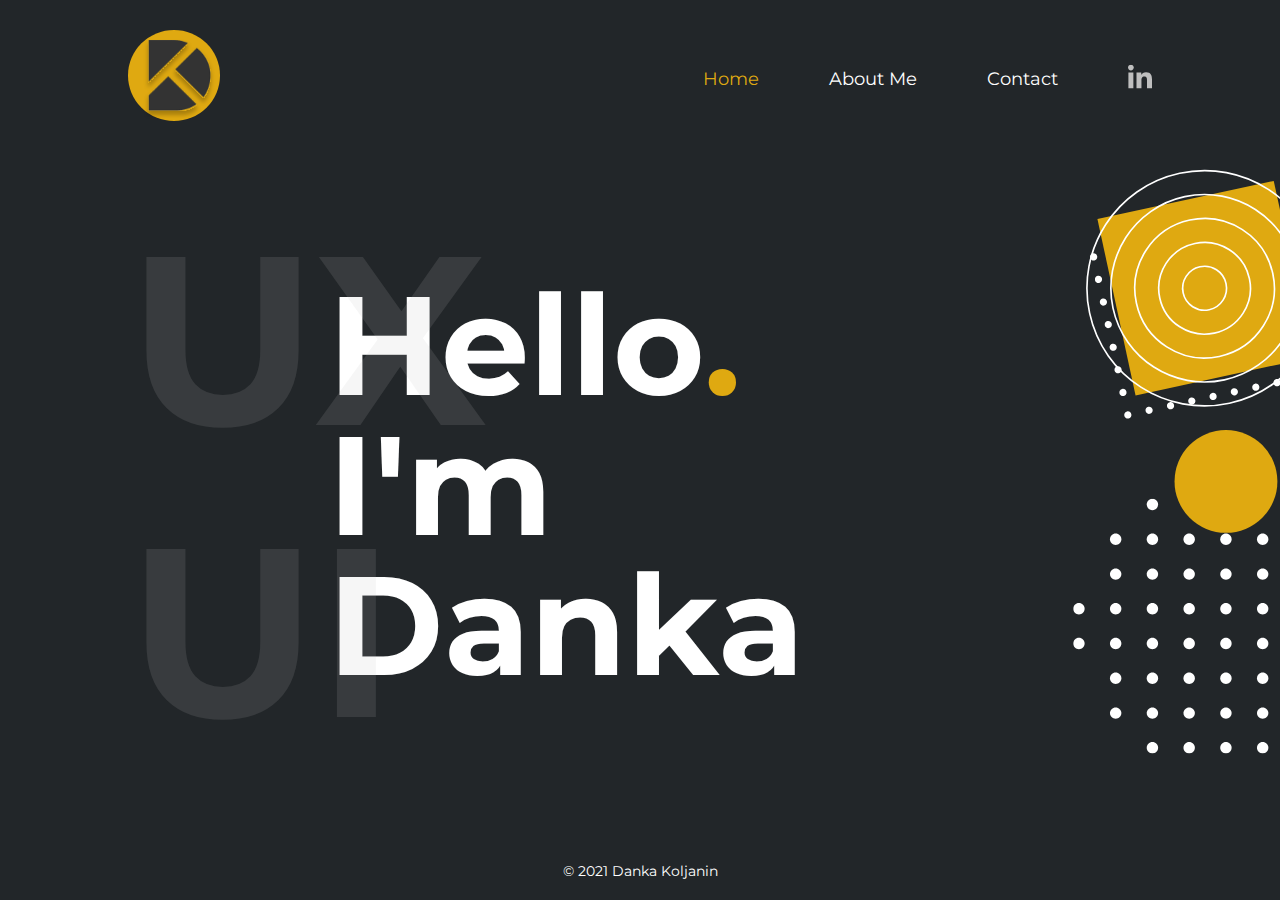
<file: index.html>
<!DOCTYPE html>
<html lang="en">
    <head>
        <meta charset="UTF-8" />
        <meta http-equiv="X-UA-Compatible" content="IE=edge" />
        <meta name="viewport" content="width=device-width, initial-scale=1.0" />
        <link rel="icon" href="./assets//logo.svg" type="image/gif" sizes="16x16">

        <!-- Font -->
        <link
            href="https://fonts.googleapis.com/css2?family=Montserrat:wght@400;500;800&display=swap"
            rel="stylesheet"
        />

        <link rel="stylesheet" href="./main.css" />
        <title>Home | Welcome</title>
    </head>
    <body>
        <div class="hero">
            <!-- Header -->
            <div class="header container">
                <!-- Logo -->
                <a href="./"
                    ><img src="./assets/logo.svg" alt="logo" class="logo"
                /></a>

                <div class="menu">
                    <a class="active-menu" href="./">Home</a>
                    <a href="./about-me.html">About Me</a>
                    <a href="./contact.html">Contact</a>
                    <a href="https://www.linkedin.com/in/danka-koljanin-3a6b941a5/" target="_blank">
                        <img src="./assets/linkedin.svg" alt="linkedin" />
                    </a>
                </div>
            </div>

            <!-- Hero Content -->
            <div class="hero-content container">
                <div class="jumbo-title">
                    <div class="title">
                        <h1>
                            Hello<span class="orange">.</span
                            ><br />I'm<br />Danka
                        </h1>
                        <div class="bg-text">
                            <span>UX<br />UI</span>
                        </div>
                    </div>
                </div>
            </div>

            <!-- Footer -->
            <div class="footer">© 2021 Danka Koljanin</div>

            <!-- Shape -->
            <img
                class="home-shape"
                src="./assets/home-shapes.svg"
                alt="shape"
            />
        </div>
    </body>
</html>
</file>
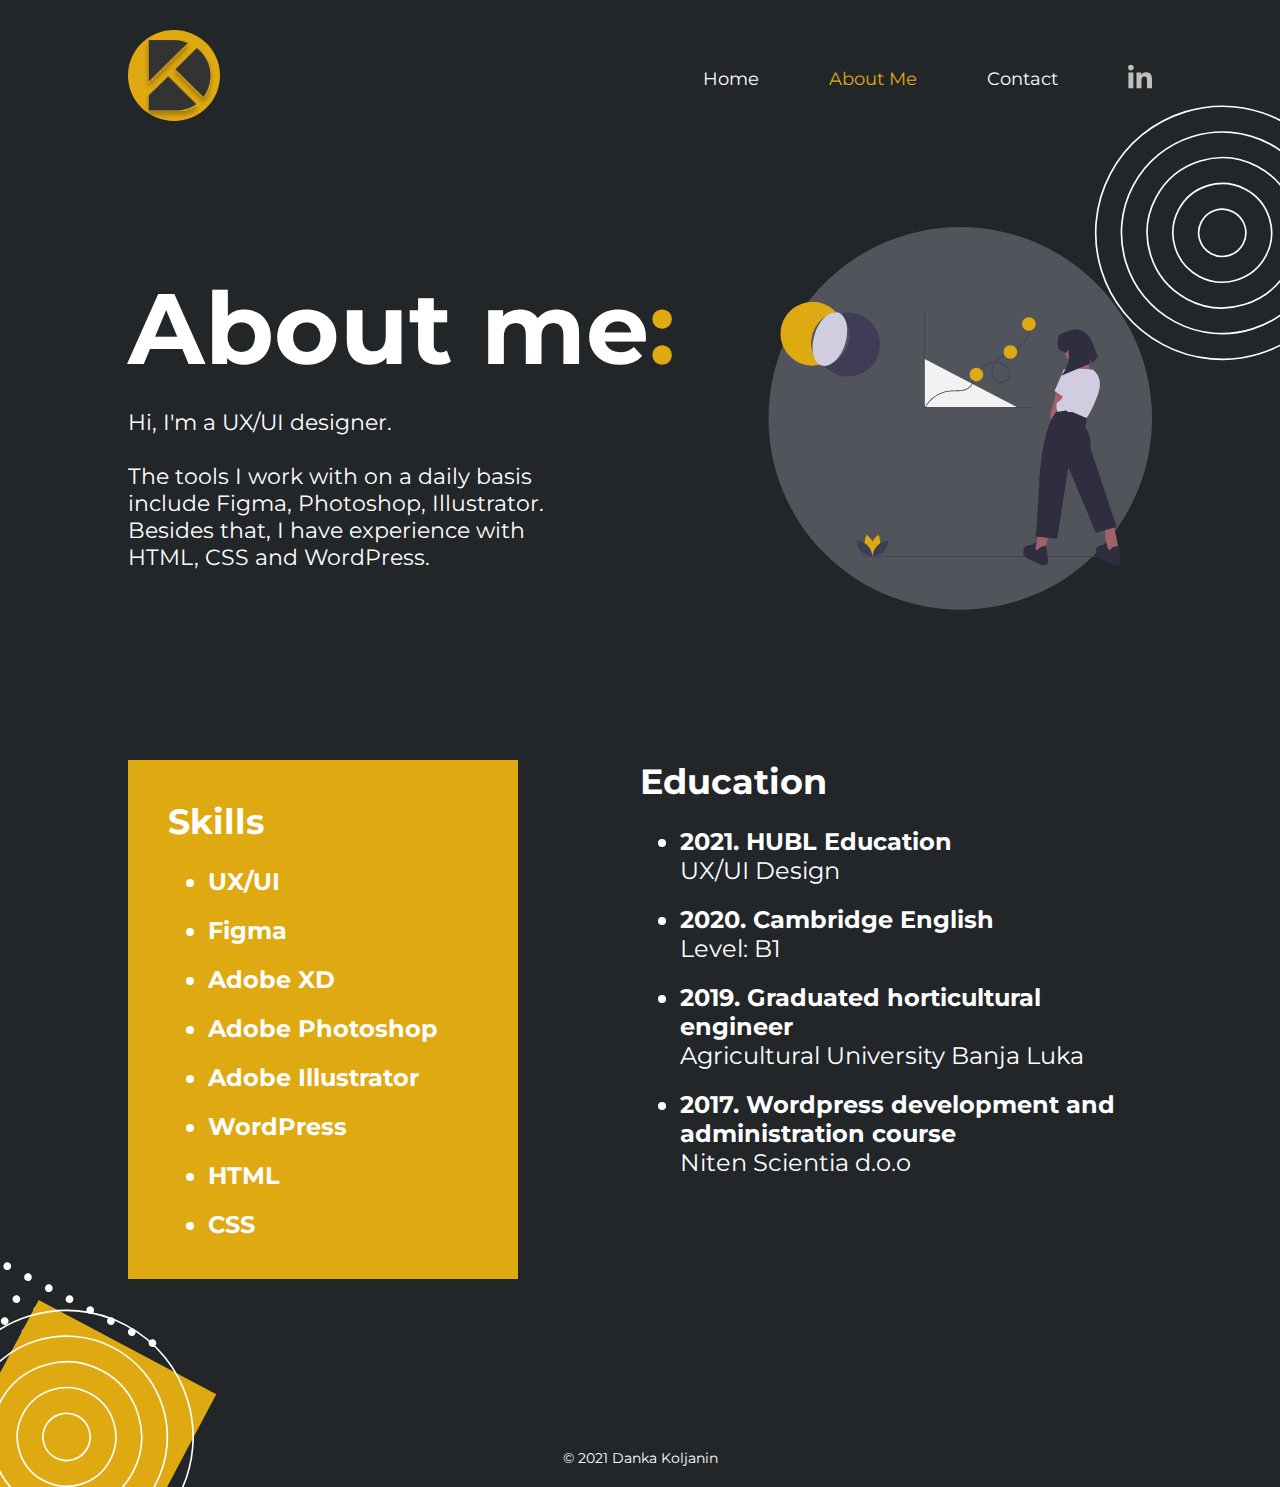
<file: about-me.html>
<!DOCTYPE html>
<html lang="en">
    <head>
        <meta charset="UTF-8" />
        <meta http-equiv="X-UA-Compatible" content="IE=edge" />
        <meta name="viewport" content="width=device-width, initial-scale=1.0" />
        <link
            rel="icon"
            href="./assets//logo.svg"
            type="image/gif"
            sizes="16x16"
        />
        <!-- Font -->
        <link
            href="https://fonts.googleapis.com/css2?family=Montserrat:wght@400;500;800&display=swap"
            rel="stylesheet"
        />

        <link rel="stylesheet" href="./main.css" />
        <title>About Me</title>
    </head>
    <body>
        <div class="about-me">
            <!-- Header -->
            <div class="header container">
                <!-- Logo -->
                <a href="./"
                    ><img src="./assets/logo.svg" alt="logo" class="logo"
                /></a>

                <div class="menu">
                    <a href="./">Home</a>
                    <a class="active-menu" href="./about-me.html">About Me</a>
                    <a href="./contact.html">Contact</a>
                    <a
                        href="https://www.linkedin.com/in/danka-koljanin-3a6b941a5/"
                        target="_blank"
                    >
                        <img src="./assets/linkedin.svg" alt="linkedin" />
                    </a>
                </div>
            </div>

            <!-- About me -->
            <div class="main-content container mb-150">
                <div class="left">
                    <h1 class="main-title">
                        About me<span class="orange">:</span>
                    </h1>
                    <div class="content">
                        Hi, I'm a UX/UI designer.
                        <br />
                        <br />
                        The tools I work with on a daily basis include Figma,
                        Photoshop, Illustrator. Besides that, I have
                        experience with HTML, CSS and WordPress.
                    </div>
                </div>

                <div class="right">
                    <img
                        class="shape"
                        src="./assets/about_me_shape2.svg"
                        alt="shape"
                    />
                </div>
            </div>

            <div class="skills-education container mb-150">
                <div class="w-50">
                    <div class="skills">
                        <h4>Skills</h4>
                        <ul class="list">
                            <li>UX/UI</li>
                            <li>Figma</li>
                            <li>Adobe XD</li>
                            <li>Adobe Photoshop</li>
                            <li>Adobe Illustrator</li>
                            <li>WordPress</li>
                            <li>HTML</li>
                            <li>CSS</li>
                        </ul>
                    </div>
                </div>

                <div class="w-50">
                    <div class="education">
                        <h4>Education</h4>
                        <ul class="list">
                            <li>
                                2021. HUBL Education<br />
                                <span class="font-weight-400"
                                    >UX/UI Design</span
                                >
                            </li>
                            <li>
                                2020. Cambridge English<br />
                                <span class="font-weight-400">Level: B1</span>
                            </li>
                            <li>
                                2019. Graduated horticultural engineer<br />
                                <span class="font-weight-400"
                                    >Agricultural University Banja Luka</span
                                >
                            </li>
                            <li>
                                2017. Wordpress development and administration
                                course<br />
                                <span class="font-weight-400"
                                    >Niten Scientia d.o.o</span
                                >
                            </li>
                        </ul>
                    </div>
                </div>
            </div>

            <!-- Footer -->
            <div class="footer">© 2021 Danka Koljanin</div>

            <!-- Shapes -->
            <img
                class="shape_3"
                src="./assets/about_me_shape3.svg"
                alt="shape"
            />
            <img
                class="shape_5"
                src="./assets/about_me_shape5.svg"
                alt="shape"
            />
            <!-- <img class="shape_4" src="./assets/about_me_shape4.svg" alt="shape"> -->
        </div>
    </body>
</html>
</file>
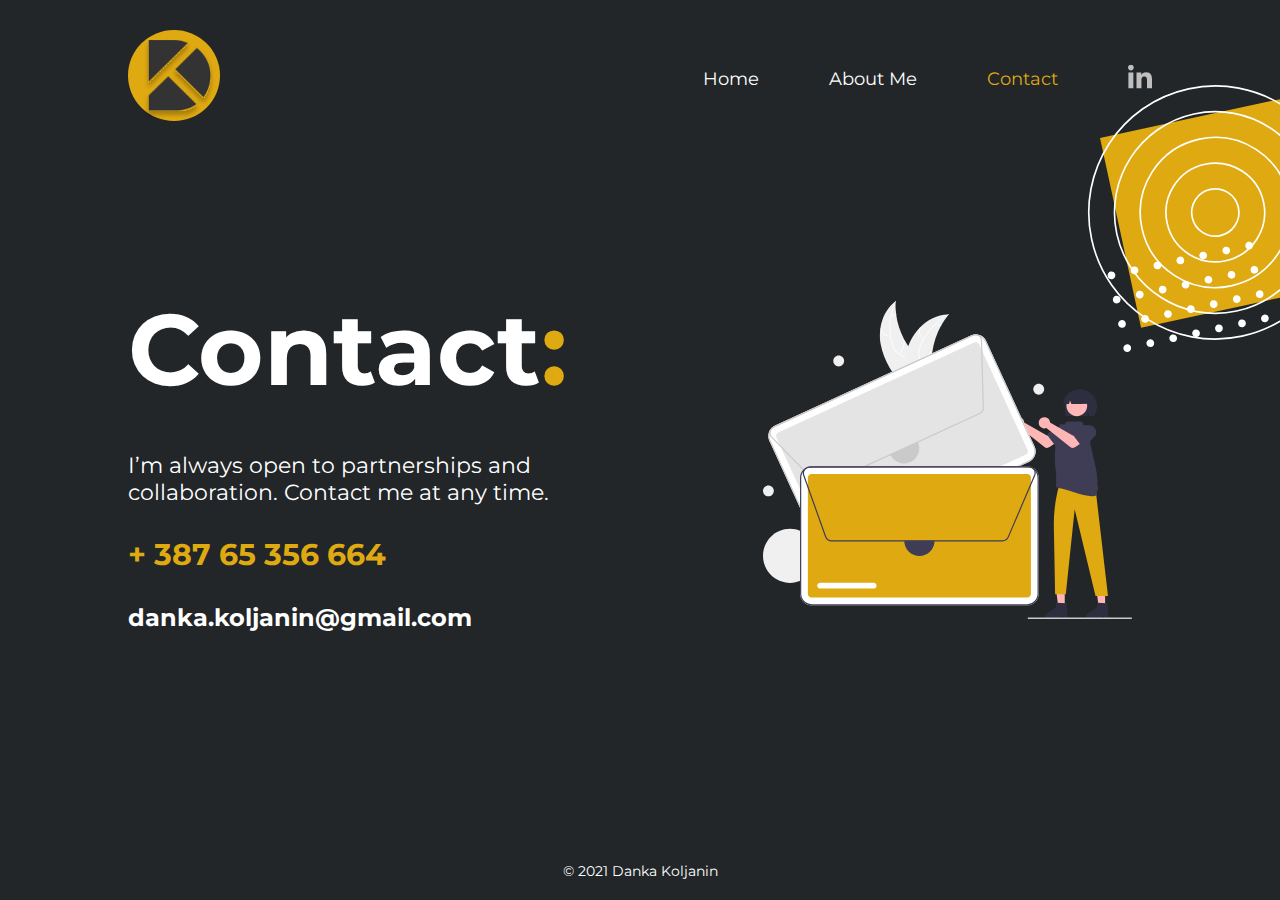
<file: contact.html>
<!DOCTYPE html>
<html lang="en">
    <head>
        <meta charset="UTF-8" />
        <meta http-equiv="X-UA-Compatible" content="IE=edge" />
        <meta name="viewport" content="width=device-width, initial-scale=1.0" />
        <link rel="icon" href="./assets//logo.svg" type="image/gif" sizes="16x16">

        <!-- Font -->
        <link
            href="https://fonts.googleapis.com/css2?family=Montserrat:wght@400;500;800&display=swap"
            rel="stylesheet"
        />

        <link rel="stylesheet" href="./main.css" />
        <title>Contact</title>
    </head>
    <body>
        <div class="about-me contact">
            <!-- Header -->
            <div class="header container">
                <!-- Logo -->
                <a href="/"
                    ><img src="./assets/logo.svg" alt="logo" class="logo"
                /></a>

                <div class="menu">
                    <a href="/">Home</a>
                    <a href="./about-me.html">About Me</a>
                    <a class="active-menu" href="./contact.html">Contact</a>
                    <a href="https://www.linkedin.com/in/danka-koljanin-3a6b941a5/" target="_blank">
                        <img src="./assets/linkedin.svg" alt="linkedin" />
                    </a>
                </div>
            </div>

            <!-- About me -->
            <div class="main-content container mb-150">
                <div class="left">
                    <h1 class="main-title">
                        Contact<span class="orange">:</span>
                    </h1>
                    <div class="content">
                        <p>I’m always open to partnerships and collaboration. Contact me at any time.</p>
                        <p class="phone-num orange">+ 387 65 356 664</p>
                        <a class="mail" href="mailto:danka.koljanin@gmail.com">danka.koljanin@gmail.com</a>
                    </div>
                </div>

                <div class="right">
                    <img
                        class="shape"
                        src="./assets/contact_shape1.svg"
                        alt="shape"
                    />
                </div>
            </div>

            <!-- Footer -->
            <div class="footer">© 2021 Danka Koljanin</div>

            <!-- Shapes -->
            <img
                class="shape_3"
                src="./assets/contact_shape2.svg"
                alt="shape"
            />
        </div>
    </body>
</html>
</file>
<file: main.css>
/* Global */
html,
body {
    padding: 0;
    margin: 0;
    background: #222629;
    color: #fff;
    font-family: "Montserrat";
    font-size: 22px;
}

* {
    box-sizing: border-box;
}

.container {
    width: 80%;
    margin: auto;
}

.orange {
    color: #dfa911;
}

.main-title {
    font-size: 100px;
    font-weight: bold;
    margin: 0 0 20px 0;
}

.main-content {
    display: flex;
    justify-content: space-between;
    align-items: center;
    box-sizing: border-box;
    max-width: 100%;
    margin-top: 100px;
    flex: 1;
}

.w-50 {
    width: 50%;
}

.mb-150 {
    margin-bottom: 150px;
}

.font-weight-400 {
    font-weight: 400 !important;
}

a {
    text-decoration: none;
}

img {
    max-width: 100%;
}

.footer {
    width: 100%;
    text-align: center;
    font-size: 14px;
    font-weight: 400;
    padding: 20px 0;
    z-index: 1;
}

/****************** 
    Home
****************** /

/* Hero */
.hero {
    position: relative;
    height: 100vh;
    overflow: hidden;
    display: flex;
    flex-direction: column;
}

/* Header */
.header {
    display: flex;
    justify-content: space-between;
    align-items: center;
    padding-top: 30px;
}

.header .menu {
    display: flex;
    align-items: center;
    justify-content: flex-end;
    gap: 70px;
    z-index: 1;
}

.header .menu a {
    font-size: 18px;
    font-weight: 400;
    color: #fff;
}

.header .menu a:hover {
    color: #dfa911;
}

.header .menu a:hover svg path {
    fill: red;
}

.header .menu a.active-menu {
    color: #dfa911;
}

/* Hero content */
.hero-content {
    position: relative;
    flex: 1;
    display: flex;
    align-items: center;
}

.hero-content .jumbo-title .title {
    position: relative;
    padding-left: 200px;
}

.hero-content .jumbo-title .title h1 {
    font-size: 140px;
    font-weight: bold;
    line-height: 1;
}

.hero-content .jumbo-title .title .bg-text {
    position: absolute;
    left: 0;
    top: 50%;
    transform: translateY(-50%);
    color: rgba(191, 191, 191, 0.14);
    font-size: 240px;
    font-weight: bold;
}

.home-shape {
    position: absolute;
    right: 0;
    top: 50%;
    transform: translateY(-50%);
}

/****************** 
    About Us 
******************/

.about-me {
    position: relative;
    min-height: 100vh;
    display: flex;
    flex-direction: column;
}

.about-me .main-content .left {
    width: 60%;
    display: flex;
    flex-direction: column;
}

.about-me .main-content .right {
    flex: 1;
    display: flex;
    align-items: center;
    justify-content: center;
}

.about-me .main-content .content {
    width: 70%;
    font-weight: 400;
}

.about-me .main-content .content p.phone-num {
    font-size: 30px;
    font-weight: bold;
}

.about-me .main-content .content a.mail {
    font-size: 24px;
    font-weight: bold;
    color: #fff;
}

.about-me .shape_3 {
    position: absolute;
    right: 0;
    top: 60px;
}
.about-me .shape_4 {
    position: absolute;
    left: 0;
    top: 100vh;
    transform: translate(0%, -100%);
}

.about-me .shape_5 {
    position: absolute;
    bottom: 0;
    left: 0;
}

.about-me .skills-education {
    display: flex;
    justify-content: space-between;
}

.about-me .skills-education .skills {
    width: fit-content;
    display: flex;
    flex-direction: column;
    background: #dfa911;
    padding: 40px 80px 40px 40px;
}

.about-me .skills-education h4 {
    font-size: 35px;
    font-weight: bold;
    margin: 0;
}
.about-me .skills-education .list {
    display: flex;
    flex-direction: column;
    font-size: 24px;
    font-weight: bold;
    gap: 20px;
    margin-bottom: 0;
}

.contact {
    height: 100vh;
    overflow: hidden;
}

/* RESPONSIVE */
@media (max-width: 1000px) {
    .home-shape {
        width: 140px;
    }
}

@media (max-width: 900px) {
    .home-shape {
        display: none;
    }

    /* about me */
    .about-me .shape_3 {
        width: 120px;
    }

    .about-me .skills-education {
        flex-direction: column;
        gap: 60px;
    }

    .about-me .skills-education .w-50 {
        width: 100%;
    }

    .about-me .skills-education .skills {
        width: 100%;
    }
}

@media (max-width: 750px) {
    .header {
        flex-direction: column;
    }
    .header .menu {
        gap: 26px;
    }

    .hero-content .jumbo-title .title h1 {
        font-size: 100px;
    }

    .hero-content .jumbo-title .title .bg-text {
        font-size: 180px;
    }

    /* about me */
    .about-me .shape_3 {
        display: none;
    }

    .main-title {
        font-size: 60px;
    }

    .about-me .main-content .left {
        width: 80%;
    }
}

@media (max-width: 630px) {
    .container {
        width: 90%;
    }
    .hero-content .jumbo-title .title {
        padding-left: 100px;
    }
    .hero-content .jumbo-title .title h1 {
        font-size: 80px;
    }

    .hero-content .jumbo-title .title .bg-text {
        font-size: 160px;
    }

    /* about me */
    .about-me .main-content .left {
        width: 100%;
        text-align: center;
    }
    .about-me .main-content .content {
        width: 100%;
    }
    .about-me .main-content .right {
        display: none;
    }
}

@media (max-width: 400px) {
    .hero-content .jumbo-title .title {
        padding-left: 40px;
    }
    .main-content {
        margin: 20px auto;
    }
}
</file>
